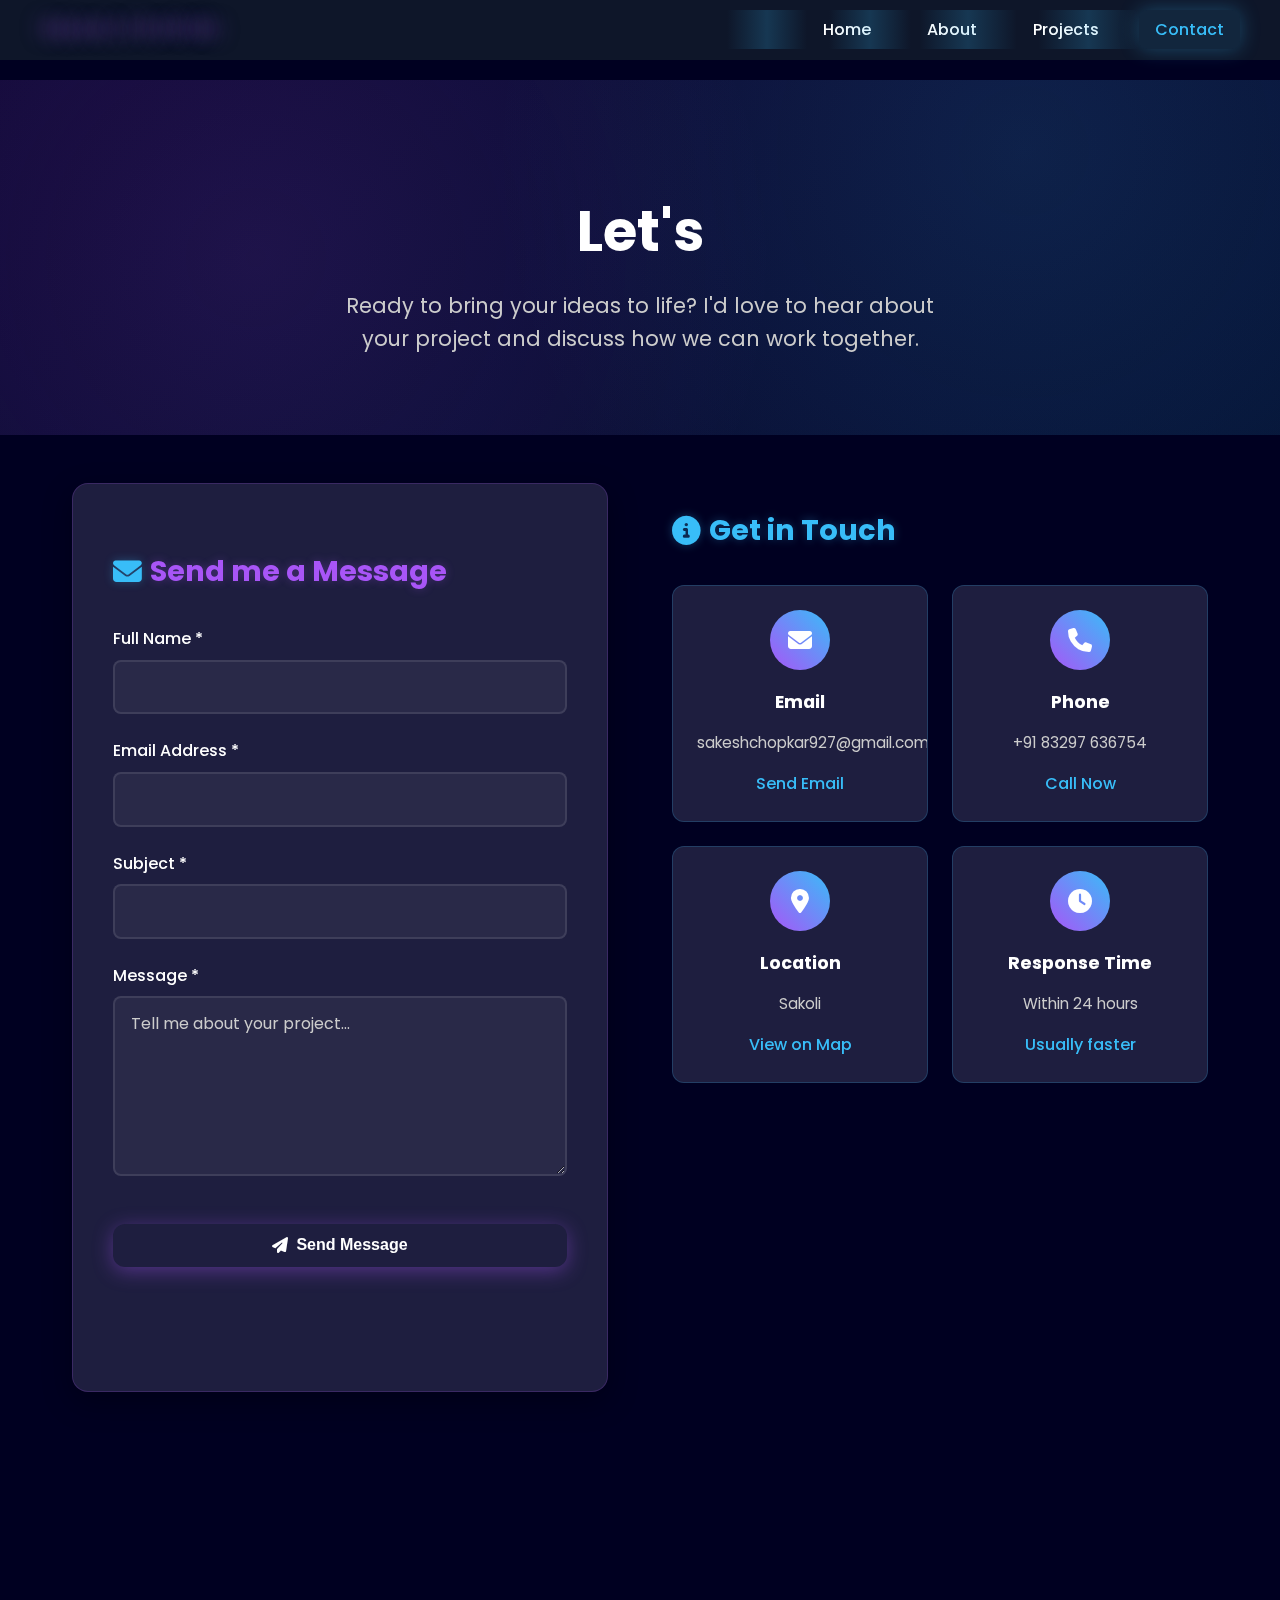
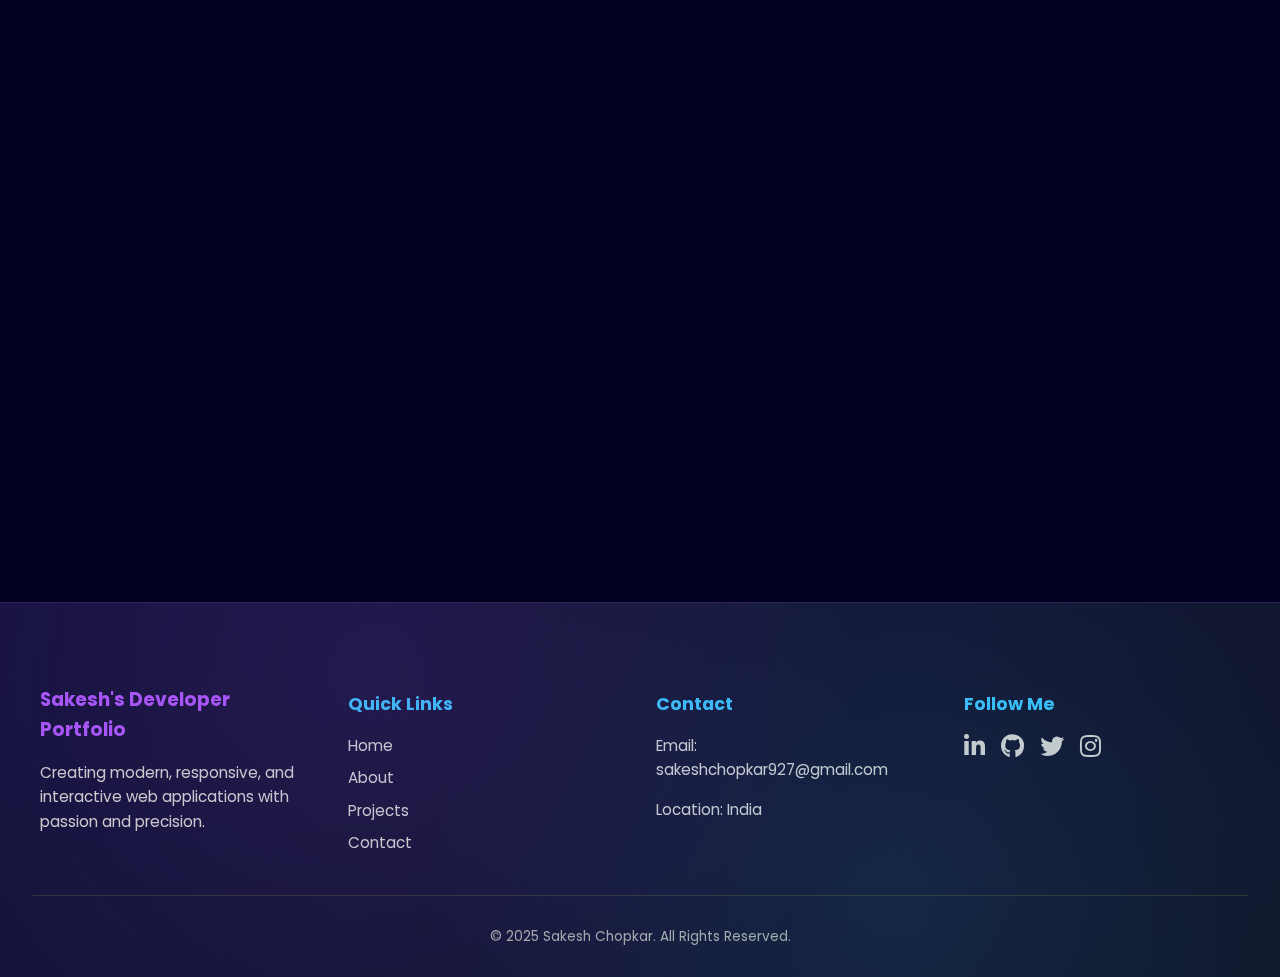
<file: contact/contact.html>
<!DOCTYPE html>
<html lang="en">

<head>
  <meta charset="UTF-8">
  <meta name="viewport" content="width=device-width, initial-scale=1.0">
  <title>Contact Me - Sakesh Chopkar</title>
  <meta name="description"
    content="Get in touch with Sakesh Chopkar - Frontend Developer. Contact form, social links, and professional information.">

  <!-- Stylesheets -->
  <link rel="stylesheet" href="contact.css">
  <link href="https://unpkg.com/aos@2.3.1/dist/aos.css" rel="stylesheet" />
  <link rel="stylesheet" href="https://cdnjs.cloudflare.com/ajax/libs/font-awesome/6.4.0/css/all.min.css">
</head>

<body>
  <!-- Navbar -->
  <header>
    <nav class="navbar">
      <div class="nav-left">Sakesh's Portfolio</div>
      <button id="nav-toggle" class="nav-toggle" aria-controls="nav-right" aria-expanded="false"
        aria-label="Toggle menu">☰</button>
      <div id="nav-right" class="nav-right">
        <ul>
          <li><a href="../index.html">Home</a></li>
          <li><a href="../about/about.html">About</a></li>
          <li><a href="../Project/projects.html">Projects</a></li>
          <li><a href="contact.html" class="active">Contact</a></li>
        </ul>
      </div>
    </nav>
  </header>

  <main>
    <!-- Hero Section -->
    <section class="contact-hero" data-aos="fade-up">
      <div class="hero-content">
        <h1>Let's Connect With Each Other</h1>
        <p class="hero-subtitle">Ready to bring your ideas to life? I'd love to hear about your project and discuss how
          we can work together.</p>
      </div>
    </section>

    <!-- Contact Content -->
    <section class="contact-content">
      <div class="contact-container">
        <!-- Contact Form -->
        <div class="contact-form-section" data-aos="fade-right">
          <h2><i class="fas fa-envelope"></i> Send me a Message</h2>
          <form id="contactForm" class="contact-form">
            <div class="form-group">
              <label for="name">Full Name *</label>
              <input type="text" id="name" name="name" required>
              <span class="error-message" id="nameError"></span>
            </div>

            <div class="form-group">
              <label for="email">Email Address *</label>
              <input type="email" id="email" name="email" required>
              <span class="error-message" id="emailError"></span>
            </div>

            <div class="form-group">
              <label for="subject">Subject *</label>
              <input type="text" id="subject" name="subject" required>
              <span class="error-message" id="subjectError"></span>
            </div>

            <div class="form-group">
              <label for="message">Message *</label>
              <textarea id="message" name="message" rows="6" required
                placeholder="Tell me about your project..."></textarea>
              <span class="error-message" id="messageError"></span>
            </div>

            <button type="submit" class="btn primary-btn submit-btn">
              <i class="fas fa-paper-plane"></i>
              Send Message
            </button>
          </form>
        </div>

        <!-- Contact Info -->
        <div class="contact-info-section" data-aos="fade-left">
          <h2><i class="fas fa-info-circle"></i> Get in Touch</h2>

          <div class="contact-cards">
            <div class="contact-card" data-aos="zoom-in" data-aos-delay="100">
              <div class="card-icon">
                <i class="fas fa-envelope"></i>
              </div>
              <h3>Email</h3>
              <p>sakeshchopkar927@gmail.com</p>
              <a href="mailto:sakeshchopkar927@gmail.com" class="contact-link">Send Email</a>
            </div>

            <div class="contact-card" data-aos="zoom-in" data-aos-delay="200">
              <div class="card-icon">
                <i class="fas fa-phone"></i>
              </div>
              <h3>Phone</h3>
              <p>+91 83297 636754 </p>
              <a href="tel:+919876543210" class="contact-link">Call Now</a>
            </div>

            <div class="contact-card" data-aos="zoom-in" data-aos-delay="300">
              <div class="card-icon">
                <i class="fas fa-map-marker-alt"></i>
              </div>
              <h3>Location</h3>
              <p>Sakoli</p>
              <a href="#" class="contact-link">View on Map</a>
            </div>

            <div class="contact-card" data-aos="zoom-in" data-aos-delay="400">
              <div class="card-icon">
                <i class="fas fa-clock"></i>
              </div>
              <h3>Response Time</h3>
              <p>Within 24 hours</p>
              <span class="contact-link">Usually faster</span>
            </div>
          </div>


          <div class="social-section" data-aos="fade-up" data-aos-delay="500">
            <h3><i class="fas fa-share-alt"></i> Follow Me</h3>
            <div class="social-links">
              <a href="https://www.linkedin.com/in/sakesh-chopkar/" class="social-link" aria-label="LinkedIn">
                <i class="fab fa-linkedin-in"></i>
                <span>LinkedIn</span>
              </a>
              <a href="https://github.com/Sakesh120" class="social-link" aria-label="GitHub">
                <i class="fab fa-github"></i>
                <span>GitHub</span>
              </a>
              <a href="#" class="social-link" aria-label="Twitter">
                <i class="fab fa-twitter"></i>
                <span>Twitter</span>
              </a>
              <a href="#" class="social-link" aria-label="Instagram">
                <i class="fab fa-instagram"></i>
                <span>Instagram</span>
              </a>
            </div>
          </div>
        </div>
      </div>
    </section>

    <!-- FAQ Section -->
    <section class="faq-section" data-aos="fade-up">
      <div class="faq-container">
        <h2><i class="fas fa-question-circle"></i> Frequently Asked Questions</h2>
        <div class="faq-grid">
          <div class="faq-item" data-aos="fade-up" data-aos-delay="100">
            <h3>What services do you offer?</h3>
            <p>I specialize in frontend development including responsive web design, React applications, UI/UX
              implementation, and converting Figma designs to code.</p>
          </div>
          <div class="faq-item" data-aos="fade-up" data-aos-delay="200">
            <h3>How long does a project take?</h3>
            <p>Project timelines vary based on complexity. Simple websites take 1-2 weeks, while complex applications
              can take 4-8 weeks. I'll provide a detailed timeline during our consultation.</p>
          </div>
          <div class="faq-item" data-aos="fade-up" data-aos-delay="300">
            <h3>Do you work with international clients?</h3>
            <p>Yes! I work with clients worldwide. I'm comfortable with different time zones and can communicate
              effectively in English.</p>
          </div>
          <div class="faq-item" data-aos="fade-up" data-aos-delay="400">
            <h3>What's your pricing structure?</h3>
            <p>I offer competitive rates based on project scope and complexity. Contact me with your project details for
              a personalized quote.</p>
          </div>
        </div>
      </div>
    </section>
  </main>

  <!-- Footer -->
  <footer>
    <div class="footer">
      <div class="footer-first">
        <h3>Sakesh's Developer Portfolio</h3>
        <p>Creating modern, responsive, and interactive web applications with passion and precision.</p>
      </div>
      <div class="footer-second">
        <h4>Quick Links</h4>
        <ul>
          <li><a href="../index.html">Home</a></li>
          <li><a href="../about/about.html">About</a></li>
          <li><a href="../Project/projects.html">Projects</a></li>
          <li><a href="contact.html" class="active">Contact</a></li>
        </ul>
      </div>
      <div class="footer-third">
        <h4>Contact</h4>
        <p>Email: <a href="mailto:sakeshchopkar927@gmail.com">sakeshchopkar927@gmail.com</a></p>
        <p>Location: India</p>
      </div>
      <div class="footer-fourth">
        <h4>Follow Me</h4>
        <div class="social-icons">
          <a href="https://www.linkedin.com/in/sakesh-chopkar/" aria-label="LinkedIn"><i
              class="fab fa-linkedin-in"></i></a>
          <a href="https://github.com/Sakesh120" aria-label="GitHub"><i class="fab fa-github"></i></a>
          <a href="#" aria-label="Twitter"><i class="fab fa-twitter"></i></a>
          <a href="#" aria-label="Instagram"><i class="fab fa-instagram"></i></a>
        </div>
      </div>
    </div>
    <div class="footer-bottom">
      <p>© 2025 Sakesh Chopkar. All Rights Reserved.</p>
    </div>
  </footer>

  <script src="https://unpkg.com/aos@2.3.1/dist/aos.js"></script>
  <script src="contact.js"></script>
  <script>
    document.addEventListener('DOMContentLoaded', () => {
      AOS.init({
        duration: 1000,
        once: true,
        offset: 100
      });
    });
  </script>
</body>

</html>
</file>
<file: contact/contact.css>
@import url("https://fonts.googleapis.com/css2?family=Poppins:wght@300;400;500;600;700&display=swap");

:root {
  --bg: rgb(0, 0, 33);
  --nav-bg: #0f172a;
  --accent-purple: #a855f7;
  --accent-blue: #38bdf8;
  --card-bg: #1e1e3f;
  --muted: #ccc;
  --success: #10b981;
  --error: #ef4444;
  --warning: #f59e0b;
}

/* Base Styles */
* {
  box-sizing: border-box;
}

body {
  margin: 0;
  background: var(--bg);
  color: #fff;
  font-family: "Poppins", sans-serif;
  line-height: 1.6;
}

a {
  color: inherit;
  text-decoration: none;
}

/* Navbar */
.navbar {
  position: fixed;
  top: 0;
  left: 0;
  width: 100%;
  background: rgba(15, 23, 42, 0.95);
  backdrop-filter: blur(20px);
  display: flex;
  justify-content: space-between;
  align-items: center;
  padding: 0.9rem 2.5rem;
  z-index: 1000;
  backdrop-filter: blur(10px);
}

.nav-left {
  font-weight: 700;
  font-size: 1.2rem;
  background: linear-gradient(45deg, var(--neon-purple), var(--neon-blue));
  -webkit-background-clip: text;
  -webkit-text-fill-color: transparent;
  background-clip: text;
  text-shadow: 0 0 20px rgba(168, 85, 247, 0.5);
}

.nav-right ul {
  display: flex;
  list-style: none;
  gap: 1.5rem;
  margin: 0;
  padding: 0;
}

.nav-right a {
  font-weight: 500;
  padding: 0.5rem 1rem;
  border-radius: 8px;
  transition: all 0.3s ease;
  position: relative;
  overflow: hidden;
}

.nav-right a::before {
  content: "";
  position: absolute;
  top: 0;
  left: -100%;
  width: 100%;
  height: 100%;
  background: linear-gradient(
    90deg,
    transparent,
    rgba(56, 189, 248, 0.2),
    transparent
  );
  transition: left 0.5s ease;
}

.nav-right a:hover::before {
  left: 100%;
}

.nav-right a:hover,
.nav-right a.active {
  color: var(--accent-blue);
  background: rgba(56, 189, 248, 0.1);
  box-shadow: 0 0 20px rgba(56, 189, 248, 0.3);
  transform: translateY(-2px);
}

.nav-toggle {
  display: none;
  background: none;
  border: none;
  color: #fff;
  font-size: 1.4rem;
  cursor: pointer;
  transition: all 0.3s ease;
}

.nav-toggle:hover {
  color: var(--accent-blue);
  text-shadow: 0 0 10px rgba(56, 189, 248, 0.8);
}

main {
  padding-top: 80px;
}

.contact-hero {
  text-align: center;
  padding: 5rem 2rem;
  background: linear-gradient(
    135deg,
    rgba(168, 85, 247, 0.1) 0%,
    rgba(56, 189, 248, 0.1) 100%
  );
  margin-bottom: 3rem;
  position: relative;
}

.contact-hero::before {
  content: "";
  position: absolute;
  top: 0;
  left: 0;
  right: 0;
  bottom: 0;
  background: radial-gradient(
      circle at 20% 50%,
      rgba(168, 85, 247, 0.1) 0%,
      transparent 50%
    ),
    radial-gradient(
      circle at 80% 20%,
      rgba(56, 189, 248, 0.1) 0%,
      transparent 50%
    );
  pointer-events: none;
}

.hero-content {
  position: relative;
  z-index: 2;
}

.hero-content h1 {
  font-size: 3.5rem;
  margin-bottom: 1.5rem;
  font-weight: 700;
  line-height: 1.2;
}

.hero-content .purple {
  background: linear-gradient(45deg, var(--neon-purple), var(--neon-pink));
  -webkit-background-clip: text;
  -webkit-text-fill-color: transparent;
  background-clip: text;
  text-shadow: 0 0 30px rgba(168, 85, 247, 0.5);
  animation: neonGlow 2s ease-in-out infinite alternate;
}

@keyframes neonGlow {
  from {
    text-shadow: 0 0 20px rgba(168, 85, 247, 0.5),
      0 0 30px rgba(168, 85, 247, 0.3);
  }
  to {
    text-shadow: 0 0 30px rgba(168, 85, 247, 0.8),
      0 0 40px rgba(168, 85, 247, 0.5);
  }
}

.hero-subtitle {
  font-size: 1.3rem;
  color: var(--muted);
  max-width: 600px;
  margin: 0 auto;
  line-height: 1.6;
}

.contact-content {
  max-width: 1200px;
  margin: 0 auto;
  padding: 0 2rem;
}

.contact-container {
  display: grid;
  grid-template-columns: 1fr 1fr;
  gap: 4rem;
  margin-bottom: 4rem;
}

.contact-form-section {
  background: var(--card-bg);
  padding: 2.5rem;
  border-radius: 16px;
  box-shadow: 0 10px 30px rgba(0, 0, 0, 0.3);
  border: 1px solid rgba(168, 85, 247, 0.2);
  position: relative;
  overflow: hidden;
}

.contact-form-section::before {
  content: "";
  position: absolute;
  top: 0;
  left: -100%;
  width: 100%;
  height: 100%;
  background: linear-gradient(
    90deg,
    transparent,
    rgba(56, 189, 248, 0.1),
    transparent
  );
  transition: left 0.5s ease;
}

.contact-form-section:hover::before {
  left: 100%;
}

.contact-form-section h2 {
  color: var(--accent-purple);
  margin-bottom: 2rem;
  font-size: 1.8rem;
  display: flex;
  align-items: center;
  gap: 0.5rem;
  position: relative;
  z-index: 2;
  text-shadow: 0 0 10px rgba(168, 85, 247, 0.3);
}

.contact-form-section h2 i {
  color: var(--accent-blue);
  text-shadow: 0 0 10px rgba(56, 189, 248, 0.3);
}

.form-group {
  margin-bottom: 1.5rem;
  position: relative;
}

.form-group label {
  display: block;
  margin-bottom: 0.5rem;
  font-weight: 500;
  color: #fff;
}

.form-group input,
.form-group textarea {
  width: 100%;
  padding: 0.8rem 1rem;
  border: 2px solid rgba(255, 255, 255, 0.1);
  border-radius: 8px;
  background: rgba(255, 255, 255, 0.05);
  color: #fff;
  font-family: inherit;
  font-size: 1rem;
  transition: all 0.3s ease;
}

.form-group input:focus,
.form-group textarea:focus {
  outline: none;
  border-color: var(--accent-purple);
  background: rgba(255, 255, 255, 0.08);
  box-shadow: 0 0 0 3px rgba(168, 85, 247, 0.2);
}

.form-group input::placeholder,
.form-group textarea::placeholder {
  color: var(--muted);
}

.error-message {
  color: var(--error);
  font-size: 0.85rem;
  margin-top: 0.25rem;
  display: block;
  opacity: 0;
  transform: translateY(-5px);
  transition: all 0.3s ease;
}

.error-message.show {
  opacity: 1;
  transform: translateY(0);
}

.btn {
  display: inline-flex;
  align-items: center;
  gap: 0.5rem;
  padding: 0.8rem 2rem;
  border-radius: 12px;
  font-weight: 600;
  font-size: 1rem;
  transition: all 0.3s ease;
  cursor: pointer;
  border: none;
  text-decoration: none;
  position: relative;
  overflow: hidden;
}

.primary-btn {
  background: linear-gradient(45deg, var(--neon-purple), var(--neon-pink));
  color: #fff;
  box-shadow: 0 4px 20px rgba(168, 85, 247, 0.4);
}

.primary-btn::before {
  content: "";
  position: absolute;
  top: 0;
  left: -100%;
  width: 100%;
  height: 100%;
  background: linear-gradient(
    90deg,
    transparent,
    rgba(255, 255, 255, 0.2),
    transparent
  );
  transition: left 0.5s ease;
}

.primary-btn:hover::before {
  left: 100%;
}

.primary-btn:hover {
  transform: translateY(-3px);
  box-shadow: 0 8px 30px rgba(168, 85, 247, 0.6);
  animation: neonButton 1.5s ease-in-out infinite alternate;
}

@keyframes neonButton {
  from {
    box-shadow: 0 8px 30px rgba(168, 85, 247, 0.6);
  }
  to {
    box-shadow: 0 8px 40px rgba(168, 85, 247, 0.8),
      0 0 20px rgba(168, 85, 247, 0.4);
  }
}

.primary-btn:active {
  transform: translateY(0);
}

.submit-btn {
  width: 100%;
  justify-content: center;
  margin-top: 1rem;
}

.submit-btn i {
  transition: transform 0.3s ease;
}

.submit-btn:hover i {
  transform: translateX(3px);
}

.contact-info-section h2 {
  color: var(--accent-blue);
  margin-bottom: 2rem;
  font-size: 1.8rem;
  display: flex;
  align-items: center;
  gap: 0.5rem;
  text-shadow: 0 0 10px rgba(56, 189, 248, 0.3);
}

.contact-cards {
  display: grid;
  grid-template-columns: 1fr 1fr;
  gap: 1.5rem;
  margin-bottom: 3rem;
}

.contact-card {
  background: var(--card-bg);
  padding: 1.5rem;
  border-radius: 12px;
  text-align: center;
  transition: all 0.3s ease;
  border: 1px solid rgba(56, 189, 248, 0.2);
  position: relative;
  overflow: hidden;
}

.contact-card::before {
  content: "";
  position: absolute;
  top: 0;
  left: -100%;
  width: 100%;
  height: 100%;
  background: linear-gradient(
    90deg,
    transparent,
    rgba(56, 189, 248, 0.1),
    transparent
  );
  transition: left 0.5s ease;
}

.contact-card:hover::before {
  left: 100%;
}

.contact-card:hover {
  transform: translateY(-5px);
  box-shadow: 0 10px 30px rgba(56, 189, 248, 0.2);
  border-color: var(--accent-blue);
}

.card-icon {
  width: 60px;
  height: 60px;
  background: linear-gradient(45deg, var(--accent-purple), var(--accent-blue));
  border-radius: 50%;
  display: flex;
  align-items: center;
  justify-content: center;
  margin: 0 auto 1rem;
  font-size: 1.5rem;
  color: #fff;
}

.contact-card h3 {
  color: #fff;
  margin-bottom: 0.5rem;
  font-size: 1.1rem;
}

.contact-card p {
  color: var(--muted);
  margin-bottom: 1rem;
  font-size: 0.95rem;
}

.contact-link {
  color: var(--accent-blue);
  font-weight: 500;
  transition: color 0.3s ease;
}

.contact-link:hover {
  color: var(--accent-purple);
}

.social-section {
  background: var(--card-bg);
  padding: 2rem;
  border-radius: 12px;
  border: 1px solid rgba(168, 85, 247, 0.2);
  position: relative;
  overflow: hidden;
}

.social-section::before {
  content: "";
  position: absolute;
  top: 0;
  left: -100%;
  width: 100%;
  height: 100%;
  background: linear-gradient(
    90deg,
    transparent,
    rgba(56, 189, 248, 0.1),
    transparent
  );
  transition: left 0.5s ease;
}

.social-section:hover::before {
  left: 100%;
}

.social-section h3 {
  color: var(--accent-purple);
  margin-bottom: 1.5rem;
  display: flex;
  align-items: center;
  gap: 0.5rem;
  position: relative;
  z-index: 2;
  text-shadow: 0 0 10px rgba(168, 85, 247, 0.3);
}

.social-links {
  display: grid;
  grid-template-columns: 1fr 1fr;
  gap: 1rem;
}

.social-link {
  display: flex;
  align-items: center;
  gap: 0.75rem;
  padding: 0.8rem 1rem;
  background: rgba(255, 255, 255, 0.05);
  border-radius: 8px;
  transition: all 0.3s ease;
  border: 1px solid rgba(255, 255, 255, 0.1);
}

.social-link:hover {
  background: rgba(168, 85, 247, 0.1);
  border-color: var(--accent-purple);
  transform: translateX(5px);
}

.social-link i {
  font-size: 1.2rem;
  color: var(--accent-blue);
  width: 20px;
  text-align: center;
}

.social-link span {
  font-weight: 500;
  color: #fff;
}

.faq-section {
  max-width: 1000px;
  margin: 5rem auto;
  padding: 0 2rem;
  position: relative;
}

.faq-section::before {
  content: "";
  position: absolute;
  top: 0;
  left: 0;
  right: 0;
  bottom: 0;
  background: radial-gradient(
    circle at 50% 0%,
    rgba(56, 189, 248, 0.05) 0%,
    transparent 70%
  );
  pointer-events: none;
}

.faq-container h2 {
  text-align: center;
  background: linear-gradient(45deg, var(--neon-purple), var(--neon-blue));
  -webkit-background-clip: text;
  -webkit-text-fill-color: transparent;
  background-clip: text;
  margin-bottom: 3rem;
  font-size: 2.5rem;
  display: flex;
  align-items: center;
  justify-content: center;
  gap: 0.5rem;
  position: relative;
  z-index: 2;
}

.faq-grid {
  display: grid;
  grid-template-columns: 1fr 1fr;
  gap: 2rem;
}

.faq-item {
  background: var(--card-bg);
  padding: 2rem;
  border-radius: 12px;
  border: 1px solid rgba(255, 255, 255, 0.1);
  transition: all 0.3s ease;
}

.faq-item:hover {
  transform: translateY(-5px);
  box-shadow: 0 10px 30px rgba(0, 0, 0, 0.3);
  border-color: var(--accent-purple);
}

.faq-item h3 {
  color: var(--accent-blue);
  margin-bottom: 1rem;
  font-size: 1.2rem;
}

.faq-item p {
  color: var(--muted);
  line-height: 1.6;
}

footer {
  background: linear-gradient(135deg, rgb(22, 18, 64) 0%, rgb(15, 23, 42) 100%);
  color: #fff;
  padding: 4rem 2rem 1rem;
  margin-top: 4rem;
  position: relative;
  border-top: 1px solid rgba(168, 85, 247, 0.2);
}

footer::before {
  content: "";
  position: absolute;
  top: 0;
  left: 0;
  right: 0;
  bottom: 0;
  background: radial-gradient(
      circle at 30% 20%,
      rgba(168, 85, 247, 0.1) 0%,
      transparent 50%
    ),
    radial-gradient(
      circle at 70% 80%,
      rgba(56, 189, 248, 0.1) 0%,
      transparent 50%
    );
  pointer-events: none;
}

.footer {
  display: grid;
  grid-template-columns: repeat(auto-fit, minmax(220px, 1fr));
  gap: 2rem;
  max-width: 1200px;
  margin: auto;
}

.footer h3 {
  color: var(--accent-purple);
  margin-bottom: 1rem;
}

.footer h4 {
  color: var(--accent-blue);
  margin-bottom: 1rem;
  font-size: 1.1rem;
}

.footer p,
.footer ul li,
.footer a {
  color: var(--muted);
  text-decoration: none;
  font-size: 0.95rem;
  line-height: 1.6;
}

.footer ul {
  list-style: none;
  padding: 0;
  margin: 0;
}

.footer ul li {
  margin-bottom: 0.5rem;
}

.footer a:hover {
  color: var(--accent-purple);
}

.social-icons {
  display: flex;
  gap: 1rem;
}

.social-icons i {
  font-size: 1.5rem;
  color: var(--muted);
  transition: all 0.3s ease;
}

.social-icons i:hover {
  color: var(--accent-purple);
  transform: scale(1.2);
}

.footer-bottom {
  text-align: center;
  margin-top: 2rem;
  border-top: 1px solid #333;
  padding-top: 1rem;
  font-size: 0.85rem;
  color: #aaa;
}

.form-group.success input,
.form-group.success textarea {
  border-color: var(--success);
  background: rgba(16, 185, 129, 0.1);
}

.form-group.error input,
.form-group.error textarea {
  border-color: var(--error);
  background: rgba(239, 68, 68, 0.1);
}

.submit-btn.loading {
  pointer-events: none;
  opacity: 0.7;
}

.submit-btn.loading i {
  animation: spin 1s linear infinite;
}

@keyframes spin {
  from {
    transform: rotate(0deg);
  }
  to {
    transform: rotate(360deg);
  }
}

@media (max-width: 1200px) {
  .contact-hero {
    padding: 4rem 2rem;
  }

  .hero-content h1 {
    font-size: 3rem;
  }

  .contact-container {
    gap: 3rem;
  }
}

@media (max-width: 992px) {
  .contact-container {
    grid-template-columns: 1fr;
    gap: 2rem;
  }

  .contact-cards {
    grid-template-columns: 1fr 1fr;
  }

  .faq-grid {
    grid-template-columns: 1fr;
  }
}

@media (max-width: 768px) {
  .navbar {
    padding: 0.8rem 1.5rem;
  }

  .nav-right {
    display: none;
    position: absolute;
    top: 70px;
    right: 1rem;
    width: 250px;
    background: rgba(15, 23, 42, 0.95);
    backdrop-filter: blur(20px);
    padding: 1.5rem;
    border-radius: 12px;
    flex-direction: column;
    border: 1px solid rgba(168, 85, 247, 0.3);
    box-shadow: 0 10px 30px rgba(0, 0, 0, 0.5);
  }

  .nav-right.active {
    display: flex;
  }

  .nav-right ul {
    flex-direction: column;
    gap: 1rem;
  }

  .nav-toggle {
    display: block;
  }

  .contact-hero {
    padding: 3rem 1.5rem;
  }

  .hero-content h1 {
    font-size: 2.2rem;
  }

  .hero-subtitle {
    font-size: 1rem;
  }

  .contact-content {
    padding: 0 1.5rem;
  }

  .contact-form-section,
  .contact-info-section {
    padding: 1.5rem;
  }

  .contact-cards {
    grid-template-columns: 1fr;
  }

  .social-links {
    grid-template-columns: 1fr;
  }

  .faq-container h2 {
    font-size: 2rem;
  }

  .footer {
    grid-template-columns: 1fr;
    gap: 2rem;
    text-align: center;
  }

  .social-icons {
    justify-content: center;
  }
}

@media (max-width: 480px) {
  .navbar {
    padding: 0.7rem 1rem;
  }

  .nav-left {
    font-size: 1rem;
  }

  .nav-right {
    width: 200px;
    right: 0.5rem;
  }

  .contact-hero {
    padding: 2rem 1rem;
  }

  .hero-content h1 {
    font-size: 1.8rem;
  }

  .hero-subtitle {
    font-size: 0.9rem;
  }

  .contact-content {
    padding: 0 1rem;
  }

  .contact-form-section,
  .contact-info-section {
    padding: 1rem;
  }

  .faq-section {
    padding: 0 1rem;
  }

  .faq-container h2 {
    font-size: 1.8rem;
  }

  .footer {
    padding: 3rem 1rem 1rem;
  }
}

.contact-card,
.faq-item,
.social-link {
  animation: fadeInUp 0.6s ease forwards;
}

@keyframes fadeInUp {
  from {
    opacity: 0;
    transform: translateY(30px);
  }
  to {
    opacity: 1;
    transform: translateY(0);
  }
}

.card-icon {
  animation: float 3s ease-in-out infinite;
}

@keyframes float {
  0%,
  100% {
    transform: translateY(0px);
  }
  50% {
    transform: translateY(-10px);
  }
}
</file>
